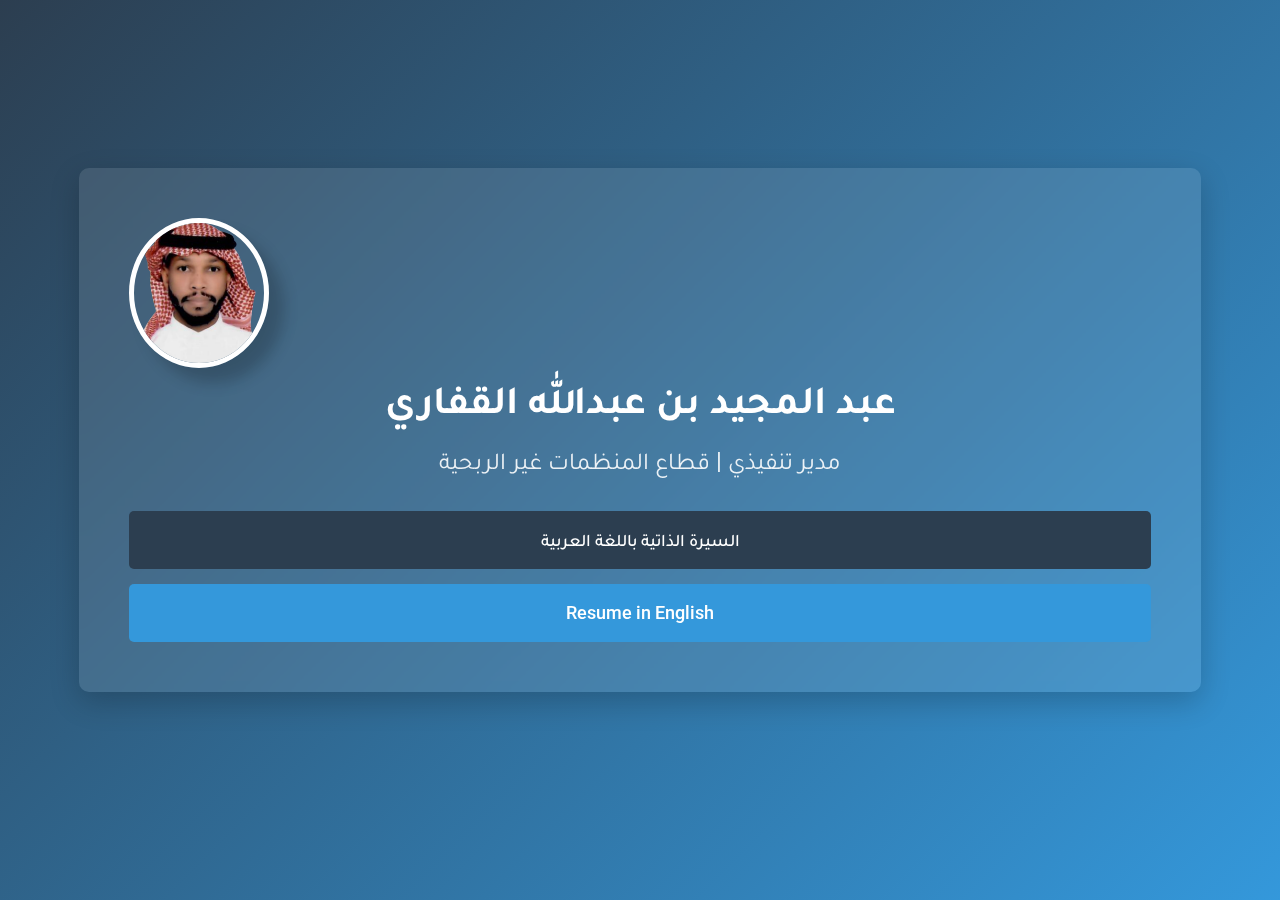
<file: index.html>
<!DOCTYPE html>
<html lang="ar">
<head>
    <meta charset="UTF-8">
    <meta name="viewport" content="width=device-width, initial-scale=1.0">
    <title>عبد المجيد القفاري :: سيرة ذاتية</title>
    <link rel="stylesheet" href="css/style.css">
    <link rel="stylesheet" href="https://cdnjs.cloudflare.com/ajax/libs/font-awesome/6.0.0/css/all.min.css">
    <link href="https://fonts.googleapis.com/css2?family=Tajawal:wght@300;400;500;700&family=Roboto:wght@300;400;500;700&display=swap" rel="stylesheet">
</head>
<body class="landing-page">
    <div class="container">
        <div class="language-selector">
            <div class="profile-image">
                <img src="img/img.svg" alt="صورة شخصية">
            </div>
            <h1>عبد المجيد بن عبدالله القفاري</h1>
            <h2>مدير تنفيذي | قطاع المنظمات غير الربحية</h2>
            <div class="language-buttons">
                <a href="arabic.html" class="btn btn-primary">السيرة الذاتية باللغة العربية</a>
                <a href="english.html" class="btn btn-secondary">Resume in English</a>
            </div>
        </div>
    </div>
    <footer>
       <!--  <p>عبد المجيد بن عبدالله حمد القفاري © 1446هـ ـــ  2025م</p> -->
    </footer>
    <script src="js/resume-content.js"></script>
    <script src="js/main.js"></script>
</body>
</html>
</file>
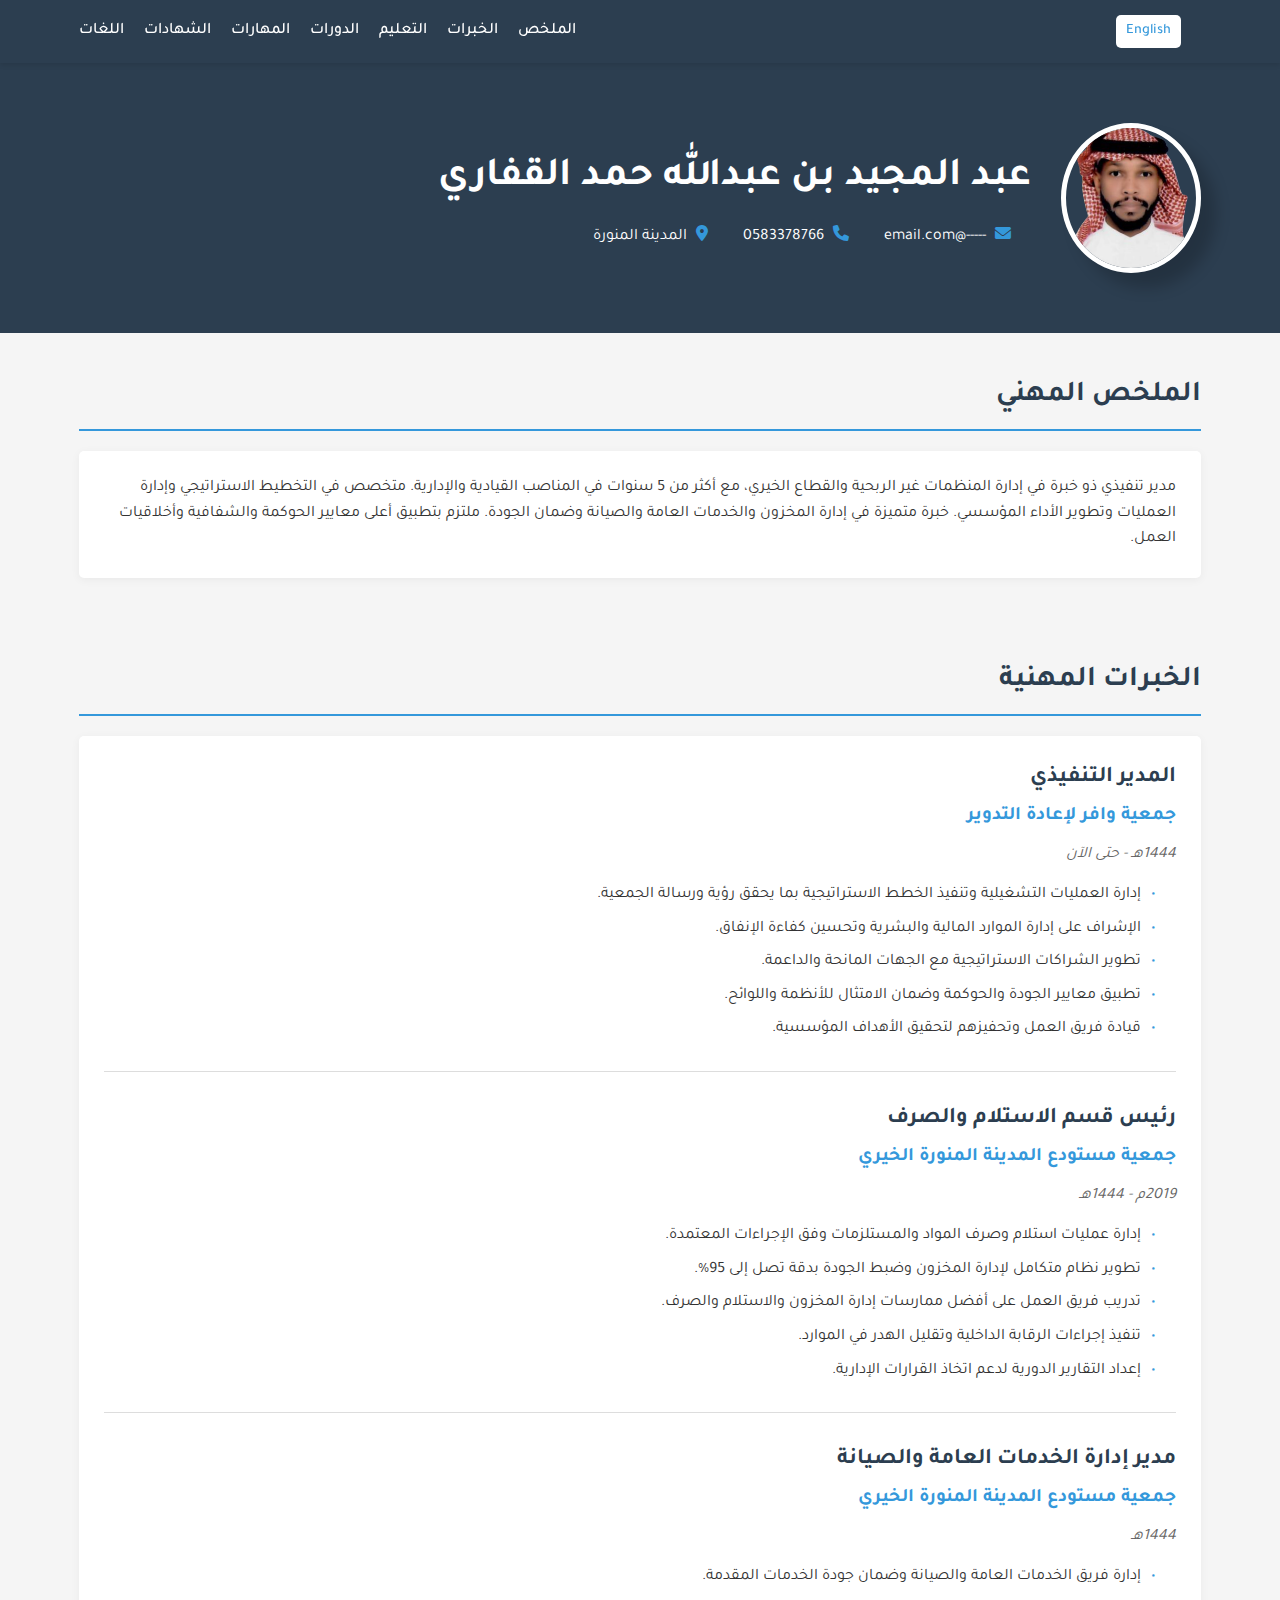
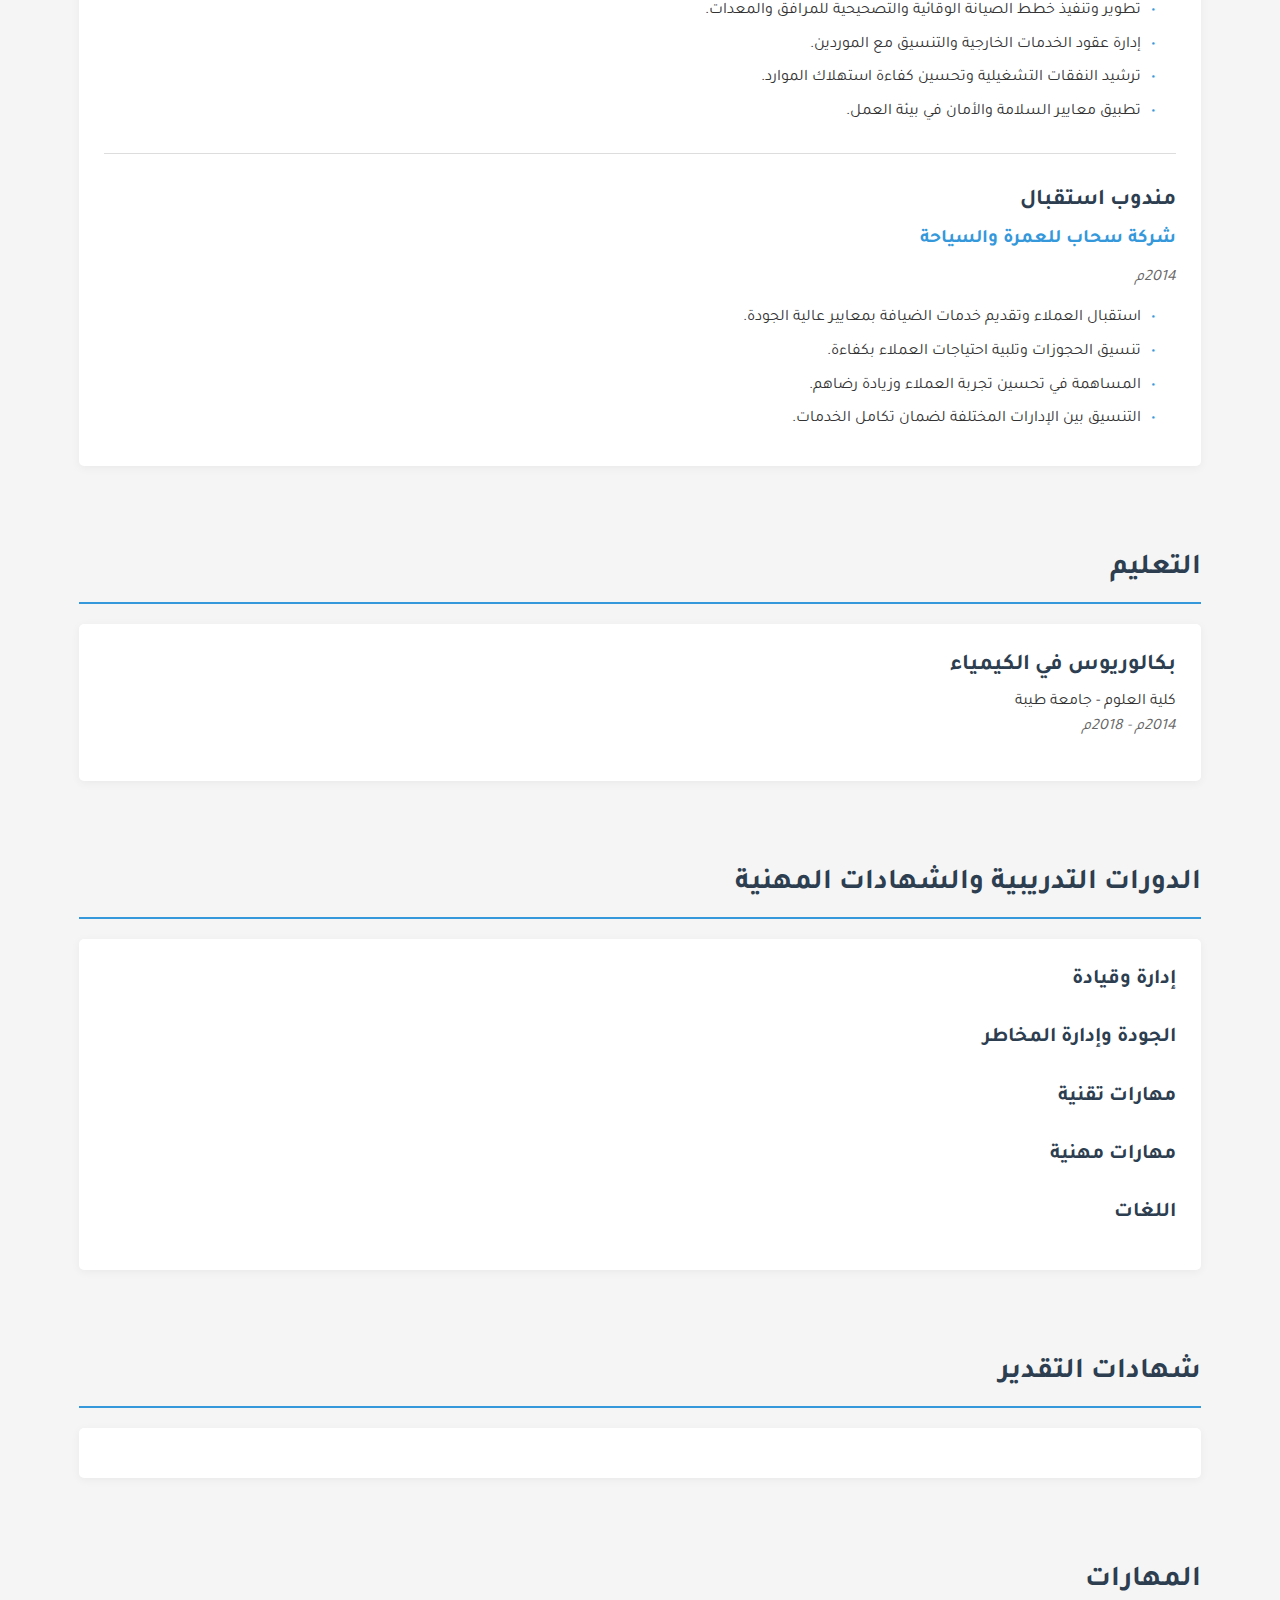
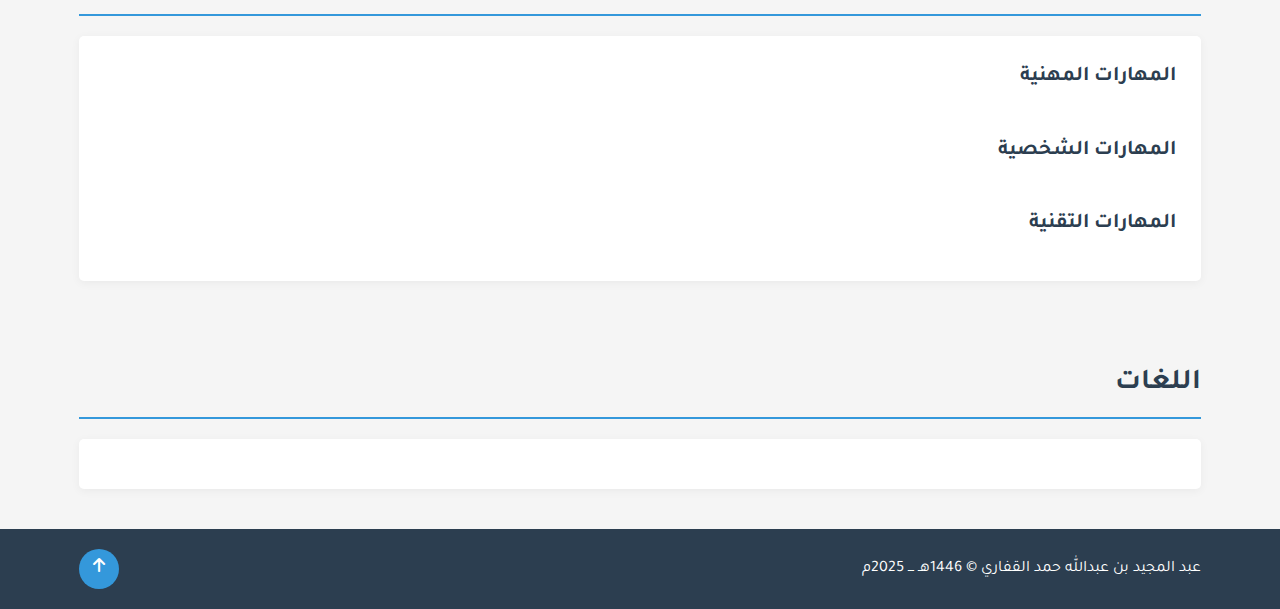
<file: arabic.html>
<!DOCTYPE html>
<html lang="ar" dir="rtl">
<head>
    <meta charset="UTF-8">
    <meta name="viewport" content="width=device-width, initial-scale=1.0">
    <title>السيرة الذاتية :: عبد المجيد بن عبدالله حمد القفاري</title>
    <link rel="stylesheet" href="css/style.css">
    <link rel="stylesheet" href="https://cdnjs.cloudflare.com/ajax/libs/font-awesome/6.0.0/css/all.min.css">
    <link href="https://fonts.googleapis.com/css2?family=Tajawal:wght@300;400;500;700&family=Roboto:wght@300;400;500;700&display=swap" rel="stylesheet">
</head>
<body class="arabic-resume">
    <header>
        <div class="container">
            <div class="language-switch">
                <a href="english.html" class="btn btn-sm">English</a>
            </div>
            <nav>
                <ul>
                    <li><a href="#summary">الملخص</a></li>
                    <li><a href="#experience">الخبرات</a></li>
                    <li><a href="#education">التعليم</a></li>
                    <li><a href="#training">الدورات</a></li>
                    <li><a href="#skills">المهارات</a></li>
                    <li><a href="#certificates">الشهادات</a></li>
                    <li><a href="#languages">اللغات</a></li>
                </ul>
            </nav>
        </div>
    </header>

    <main>
        <section class="hero">
            <div class="container">
                <div class="profile-info">
                    <div class="profile-image">
                        <img src="img/img.svg" alt="صورة شخصية">
                    </div>
                    <div class="profile-text">
                        <h1 id="name"></h1>
                        <div class="contact-info">
                            <p><i class="fas fa-envelope"></i> <span id="email"></span></p>
                            <p><i class="fas fa-phone"></i> <span id="phone"></span></p>
                            <p><i class="fas fa-map-marker-alt"></i> <span id="address"></span></p>
                        </div>
                    </div>
                </div>
            </div>
        </section>

        <section id="summary" class="section">
            <div class="container">
                <h2 class="section-title">الملخص المهني</h2>
                <div class="section-content">
                    <p id="professional-summary"></p>
                </div>
            </div>
        </section>

        <section id="experience" class="section">
            <div class="container">
                <h2 class="section-title">الخبرات المهنية</h2>
                <div class="section-content" id="experience-content">
                    <!-- سيتم إضافة الخبرات هنا عبر JavaScript -->
                </div>
            </div>
        </section>

        <section id="education" class="section">
            <div class="container">
                <h2 class="section-title">التعليم</h2>
                <div class="section-content">
                    <div class="education-item">
                        <h3 id="education-degree"></h3>
                        <p id="education-institution"></p>
                        <p class="period" id="education-period"></p>
                    </div>
                </div>
            </div>
        </section>

        <section id="training" class="section">
            <div class="container">
                <h2 class="section-title">الدورات التدريبية والشهادات المهنية</h2>
                <div class="section-content">
                    <div class="training-category">
                        <h3>إدارة وقيادة</h3>
                        <ul id="management-training">
                            <!-- سيتم إضافة الدورات هنا عبر JavaScript -->
                        </ul>
                    </div>
                    <div class="training-category">
                        <h3>الجودة وإدارة المخاطر</h3>
                        <ul id="quality-training">
                            <!-- سيتم إضافة الدورات هنا عبر JavaScript -->
                        </ul>
                    </div>
                    <div class="training-category">
                        <h3>مهارات تقنية</h3>
                        <ul id="technical-training">
                            <!-- سيتم إضافة الدورات هنا عبر JavaScript -->
                        </ul>
                    </div>
                    <div class="training-category">
                        <h3>مهارات مهنية</h3>
                        <ul id="professional-training">
                            <!-- سيتم إضافة الدورات هنا عبر JavaScript -->
                        </ul>
                    </div>
                    <div class="training-category">
                        <h3>اللغات</h3>
                        <ul id="language-training">
                            <!-- سيتم إضافة الدورات هنا عبر JavaScript -->
                        </ul>
                    </div>
                </div>
            </div>
        </section>

        <section id="certificates" class="section">
            <div class="container">
                <h2 class="section-title">شهادات التقدير</h2>
                <div class="section-content">
                    <ul id="certificates-list">
                        <!-- سيتم إضافة الشهادات هنا عبر JavaScript -->
                    </ul>
                </div>
            </div>
        </section>

        <section id="skills" class="section">
            <div class="container">
                <h2 class="section-title">المهارات</h2>
                <div class="section-content">
                    <div class="skills-category">
                        <h3>المهارات المهنية</h3>
                        <div class="skills-list" id="professional-skills">
                            <!-- سيتم إضافة المهارات هنا عبر JavaScript -->
                        </div>
                    </div>
                    <div class="skills-category">
                        <h3>المهارات الشخصية</h3>
                        <div class="skills-list" id="personal-skills">
                            <!-- سيتم إضافة المهارات هنا عبر JavaScript -->
                        </div>
                    </div>
                    <div class="skills-category">
                        <h3>المهارات التقنية</h3>
                        <div class="skills-list" id="technical-skills">
                            <!-- سيتم إضافة المهارات هنا عبر JavaScript -->
                        </div>
                    </div>
                </div>
            </div>
        </section>

        <section id="languages" class="section">
            <div class="container">
                <h2 class="section-title">اللغات</h2>
                <div class="section-content">
                    <ul id="languages-list">
                        <!-- سيتم إضافة اللغات هنا عبر JavaScript -->
                    </ul>
                </div>
            </div>
        </section>
    </main>

    <footer>
        <div class="container">
           <p>عبد المجيد بن عبدالله حمد القفاري © 1446هـ ـــ  2025م</p>
            <a href="#" class="back-to-top"><i class="fas fa-arrow-up"></i></a>
        </div>
    </footer>

    <script src="js/resume-content.js"></script>
    <script src="js/main.js"></script>
</body>
</html>
</file>
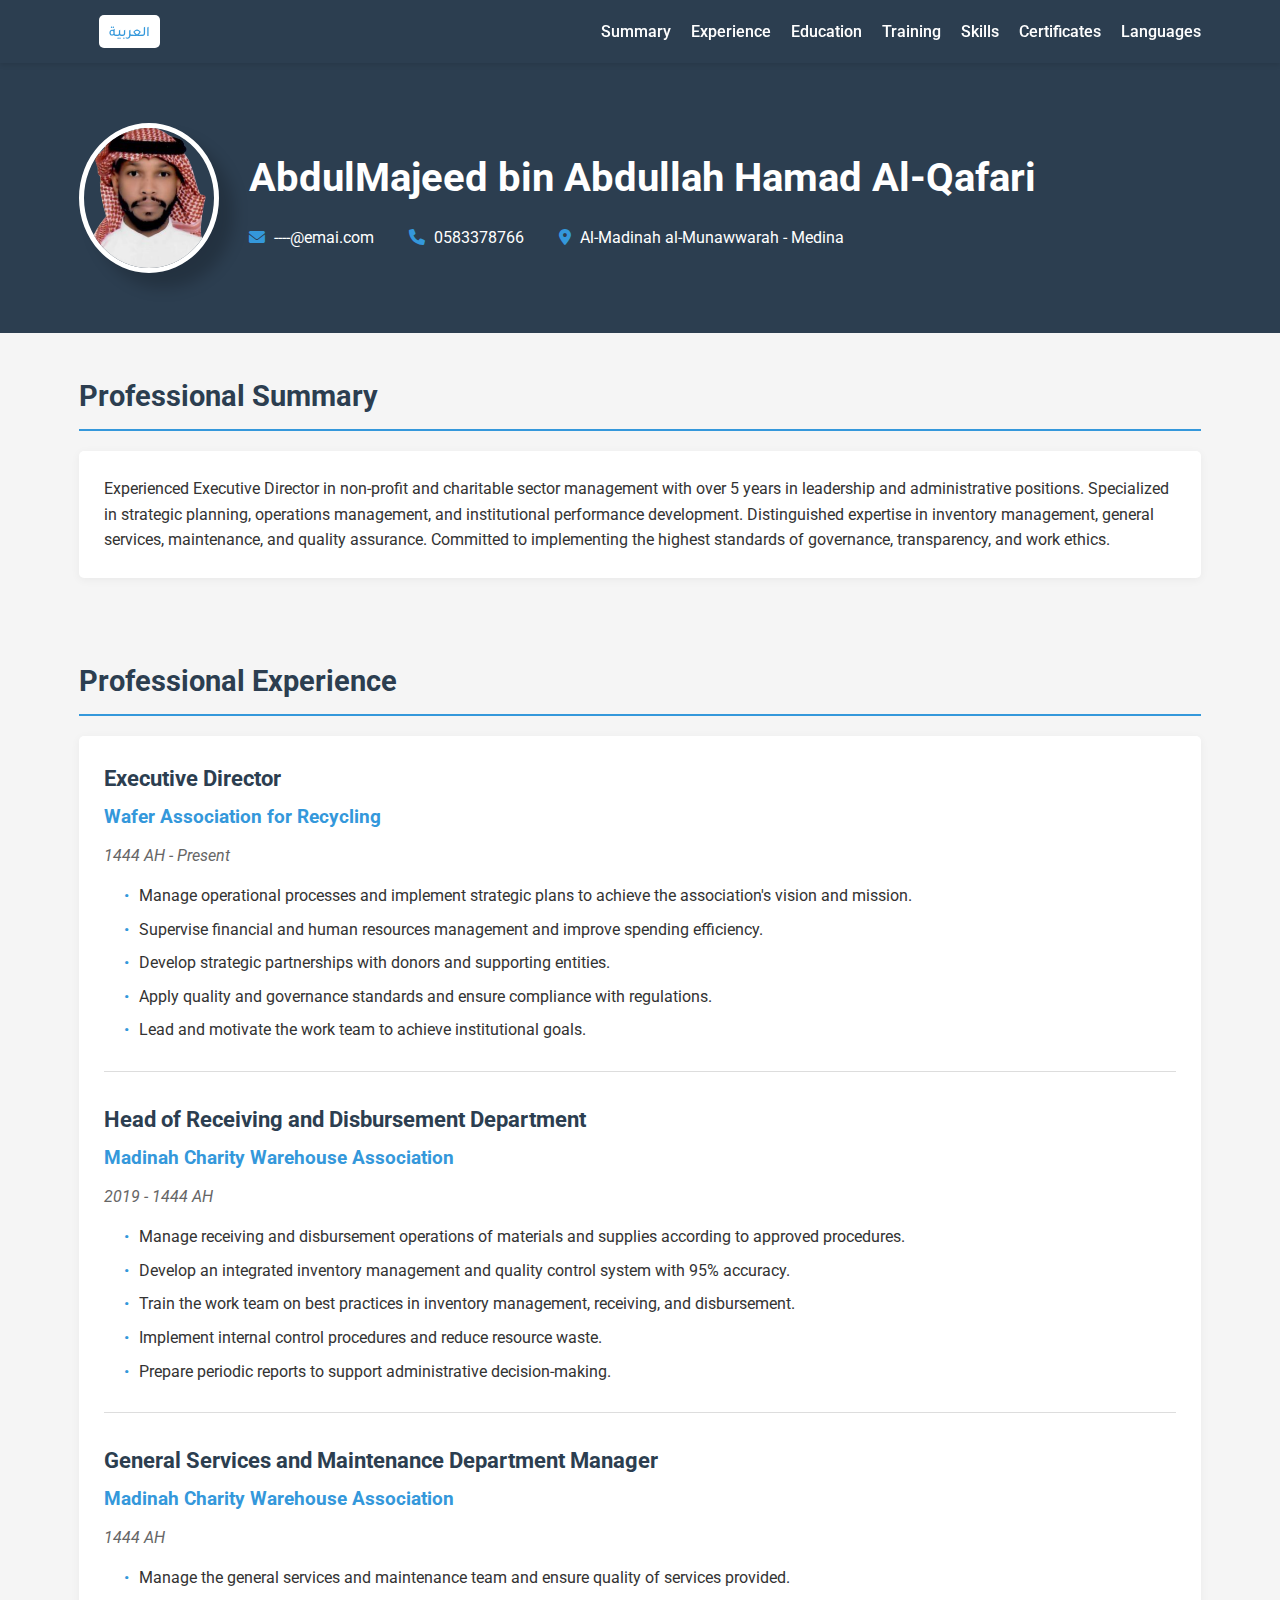
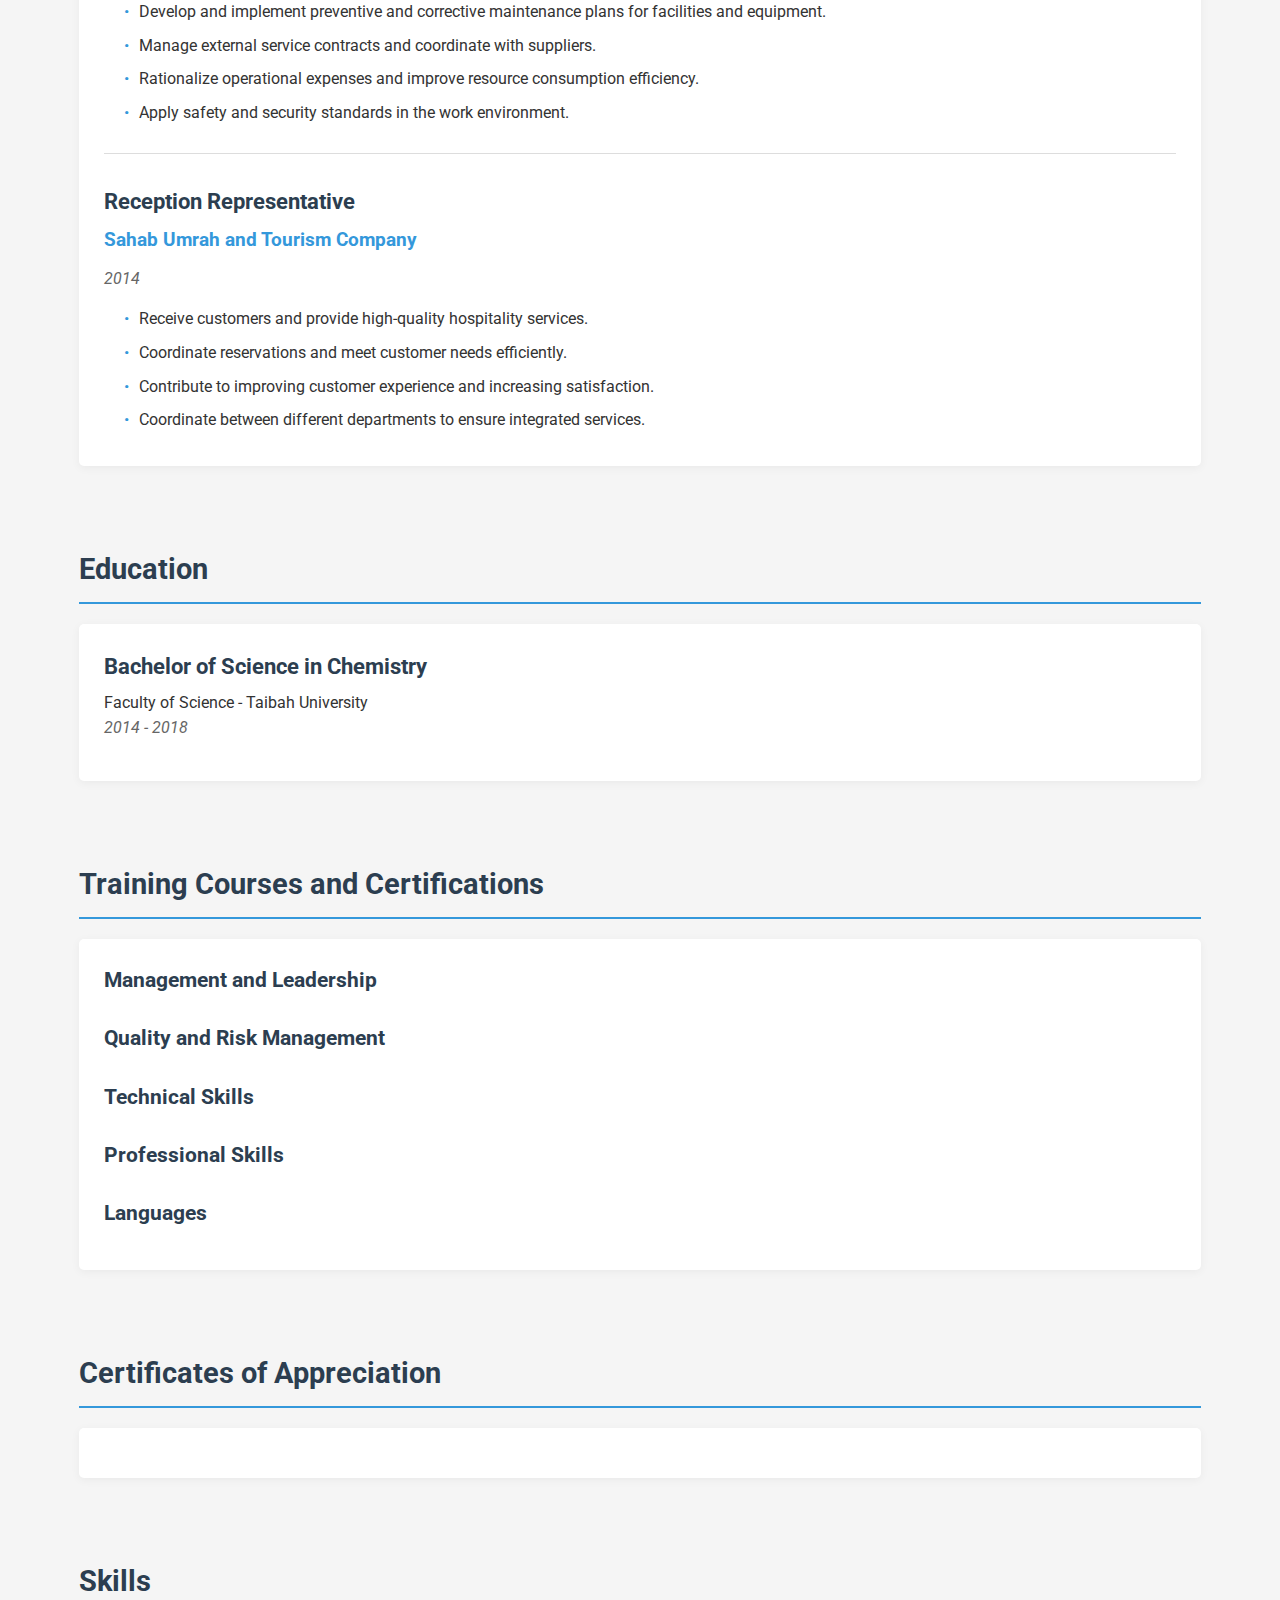
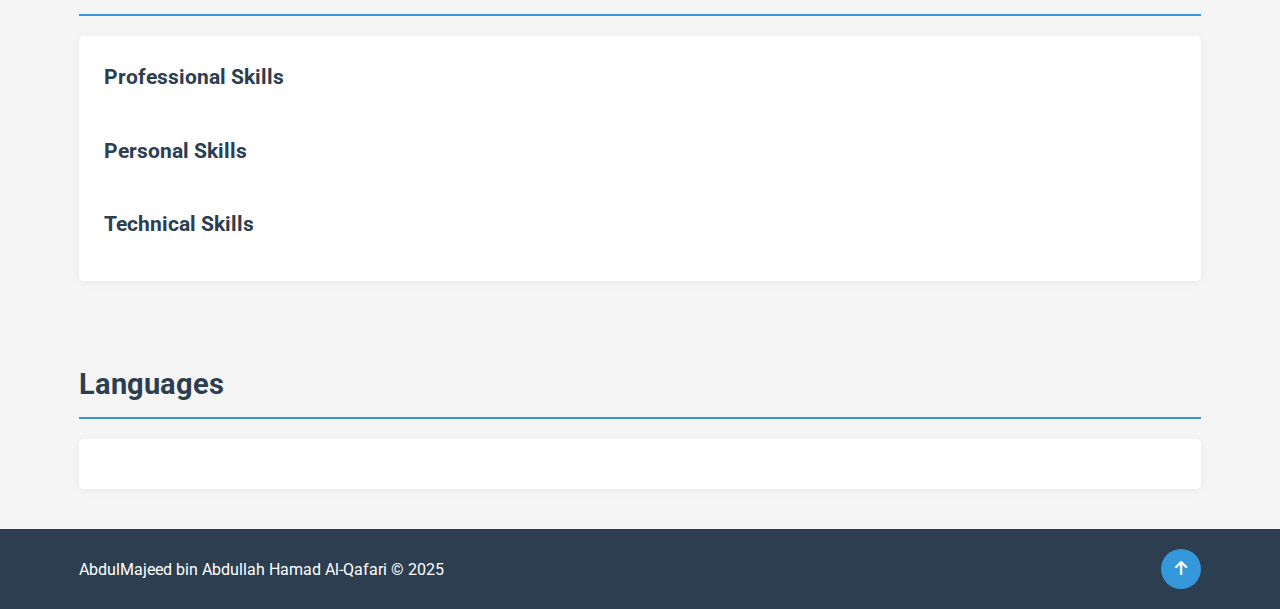
<file: english.html>
<!DOCTYPE html>
<html lang="en" dir="ltr">
<head>
    <meta charset="UTF-8">
    <meta name="viewport" content="width=device-width, initial-scale=1.0">
    <title>Resume :: AbdulMajeed bin Abdullah Hamad Al-Qafari</title>
    <link rel="stylesheet" href="css/style.css">
    <link rel="stylesheet" href="https://cdnjs.cloudflare.com/ajax/libs/font-awesome/6.0.0/css/all.min.css">
    <link href="https://fonts.googleapis.com/css2?family=Tajawal:wght@300;400;500;700&family=Roboto:wght@300;400;500;700&display=swap" rel="stylesheet">
</head>
<body class="english-resume">
    <header>
        <div class="container">
            <div class="language-switch">
                <a href="arabic.html" class="btn btn-sm">العربية</a>
            </div>
            <nav>
                <ul>
                    <li><a href="#summary">Summary</a></li>
                    <li><a href="#experience">Experience</a></li>
                    <li><a href="#education">Education</a></li>
                    <li><a href="#training">Training</a></li>
                    <li><a href="#skills">Skills</a></li>
                    <li><a href="#certificates">Certificates</a></li>
                    <li><a href="#languages">Languages</a></li>
                </ul>
            </nav>
        </div>
    </header>

    <main>
        <section class="hero">
            <div class="container">
                <div class="profile-info">
                    <div class="profile-image">
                        <img src="img/img.svg" alt="Profile Picture">
                    </div>
                    <div class="profile-text">
                        <h1 id="name-en"></h1>
                        <div class="contact-info">
                            <p><i class="fas fa-envelope"></i> <span id="email-en"></span></p>
                            <p><i class="fas fa-phone"></i> <span id="phone-en"></span></p>
                            <p><i class="fas fa-map-marker-alt"></i> <span id="address-en"></span></p>
                        </div>
                    </div>
                </div>
            </div>
        </section>

        <section id="summary" class="section">
            <div class="container">
                <h2 class="section-title">Professional Summary</h2>
                <div class="section-content">
                    <p id="professional-summary-en"></p>
                </div>
            </div>
        </section>

        <section id="experience" class="section">
            <div class="container">
                <h2 class="section-title">Professional Experience</h2>
                <div class="section-content" id="experience-content-en">
                    <!-- Experience items will be added here via JavaScript -->
                </div>
            </div>
        </section>

        <section id="education" class="section">
            <div class="container">
                <h2 class="section-title">Education</h2>
                <div class="section-content">
                    <div class="education-item">
                        <h3 id="education-degree-en"></h3>
                        <p id="education-institution-en"></p>
                        <p class="period" id="education-period-en"></p>
                    </div>
                </div>
            </div>
        </section>

        <section id="training" class="section">
            <div class="container">
                <h2 class="section-title">Training Courses and Certifications</h2>
                <div class="section-content">
                    <div class="training-category">
                        <h3>Management and Leadership</h3>
                        <ul id="management-training-en">
                            <!-- Training items will be added here via JavaScript -->
                        </ul>
                    </div>
                    <div class="training-category">
                        <h3>Quality and Risk Management</h3>
                        <ul id="quality-training-en">
                            <!-- Training items will be added here via JavaScript -->
                        </ul>
                    </div>
                    <div class="training-category">
                        <h3>Technical Skills</h3>
                        <ul id="technical-training-en">
                            <!-- Training items will be added here via JavaScript -->
                        </ul>
                    </div>
                    <div class="training-category">
                        <h3>Professional Skills</h3>
                        <ul id="professional-training-en">
                            <!-- Training items will be added here via JavaScript -->
                        </ul>
                    </div>
                    <div class="training-category">
                        <h3>Languages</h3>
                        <ul id="language-training-en">
                            <!-- Training items will be added here via JavaScript -->
                        </ul>
                    </div>
                </div>
            </div>
        </section>

        <section id="certificates" class="section">
            <div class="container">
                <h2 class="section-title">Certificates of Appreciation</h2>
                <div class="section-content">
                    <ul id="certificates-list-en">
                        <!-- Certificate items will be added here via JavaScript -->
                    </ul>
                </div>
            </div>
        </section>

        <section id="skills" class="section">
            <div class="container">
                <h2 class="section-title">Skills</h2>
                <div class="section-content">
                    <div class="skills-category">
                        <h3>Professional Skills</h3>
                        <div class="skills-list" id="professional-skills-en">
                            <!-- Skills will be added here via JavaScript -->
                        </div>
                    </div>
                    <div class="skills-category">
                        <h3>Personal Skills</h3>
                        <div class="skills-list" id="personal-skills-en">
                            <!-- Skills will be added here via JavaScript -->
                        </div>
                    </div>
                    <div class="skills-category">
                        <h3>Technical Skills</h3>
                        <div class="skills-list" id="technical-skills-en">
                            <!-- Skills will be added here via JavaScript -->
                        </div>
                    </div>
                </div>
            </div>
        </section>

        <section id="languages" class="section">
            <div class="container">
                <h2 class="section-title">Languages</h2>
                <div class="section-content">
                    <ul id="languages-list-en">
                        <!-- Languages will be added here via JavaScript -->
                    </ul>
                </div>
            </div>
        </section>
    </main>

    <footer>
        <div class="container">
            <p>AbdulMajeed bin Abdullah Hamad Al-Qafari © 2025</p>
            <a href="#" class="back-to-top"><i class="fas fa-arrow-up"></i></a>
        </div>
    </footer>

    <script src="js/resume-content.js"></script>
    <script src="js/main.js"></script>
</body>
</html>
</file>
<file: css/style.css>
/* 
 * الألوان الرئيسية للموقع
 * Primary: #2c3e50 (أزرق داكن)
 * Secondary: #3498db (أزرق فاتح)
 * Accent: #ffffff (أبيض)
 * Background: #f5f5f5 (رمادي فاتح)
 * Text: #333333 (أسود)
 */

/* إعدادات عامة */
:root {
  --primary-color: #2c3e50;
  --secondary-color: #3498db;
  --accent-color: #ffffff;
  --background-color: #f5f5f5;
  --text-color: #333333;
  --light-color: #ffffff;
  --border-color: #dddddd;
  --section-padding: 40px 0;
  --container-width: 1200px;
}

* {
  margin: 0;
  padding: 0;
  box-sizing: border-box;
}

body {
  font-family: 'Roboto', 'Tajawal', sans-serif;
  line-height: 1.6;
  color: var(--text-color);
  background-color: var(--background-color);
}

body.arabic-resume {
  font-family: 'Tajawal', 'Roboto', sans-serif;
}

.container {
  width: 90%;
  max-width: var(--container-width);
  margin: 0 auto;
  padding: 0 15px;
}

a {
  text-decoration: none;
  color: var(--secondary-color);
  transition: color 0.3s ease;
}

a:hover {
  color: var(--primary-color);
}

ul {
  list-style: none;
}

/* الأزرار */
.btn {
  display: inline-block;
  padding: 10px 20px;
  border-radius: 5px;
  font-weight: 500;
  text-align: center;
  cursor: pointer;
  transition: all 0.3s ease;
}

.btn-primary {
  background-color: var(--primary-color);
  color: var(--light-color);
}

.btn-primary:hover {
  background-color: var(--secondary-color);
  color: var(--light-color);
}

.btn-secondary {
  background-color: var(--secondary-color);
  color: var(--light-color);
}

.btn-secondary:hover {
  background-color: #ffffff;
  color: var(--light-color);
}

.btn-sm {
  padding: 5px 10px;
  font-size: 0.9rem;
}

/* الرأس */
header {
  background-color: var(--primary-color);
  color: var(--light-color);
  padding: 15px 0;
  position: sticky;
  top: 0;
  z-index: 100;
  box-shadow: 0 2px 5px rgba(0, 0, 0, 0.1);
}

header .container {
  display: flex;
  justify-content: space-between;
  align-items: center;
}

.language-switch {
  margin-left: 20px;
}

.language-switch .btn {
  background-color: var(--accent-color);
}

.language-switch .btn:hover {
  color: var(--light-color);
  background-color: var(--secondary-color);
}

nav ul {
  display: flex;
}

nav ul li {
  margin-left: 20px;
}

nav ul li a {
  color: var(--light-color);
  font-weight: 500;
}

nav ul li a:hover {
  color: var(--secondary-color);
}

/* صفحة البداية */
.landing-page {
  display: flex;
  flex-direction: column;
  min-height: 100vh;
  justify-content: center;
  align-items: center;
  background: linear-gradient(135deg, var(--primary-color) 0%, var(--secondary-color) 100%);
  color: var(--light-color);
}

.language-selector {
  text-align: center;
  padding: 50px;
  background-color: rgba(255, 255, 255, 0.1);
  border-radius: 10px;
  backdrop-filter: blur(5px);
  box-shadow: 0 10px 30px rgba(0, 0, 0, 0.2);
}

.language-selector h1 {
  font-size: 2.5rem;
  margin-bottom: 10px;
}

.language-selector h2 {
  font-size: 1.5rem;
  font-weight: 400;
  margin-bottom: 30px;
  opacity: 0.9;
}

.language-buttons {
  display: flex;
  flex-direction: column;
  gap: 15px;
}

.language-buttons .btn {
  width: 100%;
  padding: 15px;
  font-size: 1.1rem;
}

/* القسم البطل */
.hero {
  background-color: var(--primary-color);
  color: var(--light-color);
  padding: 60px 0;
}

.profile-info {
  display: flex;
  align-items: center;
  gap: 30px;
}

.profile-image {
  width: 140px;
  height: 150px;
  border-radius: 50%;
  overflow: hidden;
  border: 5px solid var(--light-color);
  box-shadow: 15px 15px 15px rgba(0, 0, 0, 0.2);
}

.profile-image img {
  width: 100%;
  height: 100%;
  object-fit: cover;
}

.profile-text h1 {
  font-size: 2.5rem;
  margin-bottom: 15px;
}

.contact-info {
  display: flex;
  flex-wrap: wrap;
  gap: 15px;
}

.contact-info p {
  margin-right: 20px;
}

.contact-info i {
  margin-right: 5px;
  color: var(--secondary-color);
}

/* الأقسام */
.section {
  padding: var(--section-padding);
}

.section-title {
  font-size: 1.8rem;
  color: var(--primary-color);
  margin-bottom: 20px;
  padding-bottom: 10px;
  border-bottom: 2px solid var(--secondary-color);
}

.section-content {
  background-color: var(--light-color);
  padding: 25px;
  border-radius: 5px;
  box-shadow: 0 2px 10px rgba(0, 0, 0, 0.05);
}

/* الخبرات */
.experience-item {
  margin-bottom: 30px;
  padding-bottom: 20px;
  border-bottom: 1px solid var(--border-color);
}

.experience-item:last-child {
  margin-bottom: 0;
  padding-bottom: 0;
  border-bottom: none;
}

.experience-item h3 {
  font-size: 1.4rem;
  color: var(--primary-color);
  margin-bottom: 5px;
}

.experience-item h4 {
  font-size: 1.2rem;
  color: var(--secondary-color);
  margin-bottom: 10px;
}

.period {
  font-style: italic;
  color: #666;
  margin-bottom: 15px;
}

.responsibilities {
  padding-left: 20px;
}

.responsibilities li {
  margin-bottom: 8px;
  position: relative;
  padding-left: 15px;
}

.responsibilities li:before {
  content: "•";
  color: var(--secondary-color);
  position: absolute;
  left: 0;
}

/* التعليم */
.education-item h3 {
  font-size: 1.4rem;
  color: var(--primary-color);
  margin-bottom: 5px;
  }
.education2-item h3 {
  font-size: 1.4rem;
  color: var(--primary-color);
  margin-bottom: 5px;  
}

/* الدورات التدريبية */
.training-category {
  margin-bottom: 25px;
}

.training-category:last-child {
  margin-bottom: 0;
}

.training-category h3 {
  font-size: 1.3rem;
  color: var(--primary-color);
  margin-bottom: 15px;
}

.training-category ul li {
  margin-bottom: 10px;
  padding-left: 20px;
  position: relative;
}

.training-category ul li:before {
  content: "•";
  color: var(--secondary-color);
  position: absolute;
  left: 0;
}

/* المهارات */
.skills-category {
  margin-bottom: 25px;
}

.skills-category:last-child {
  margin-bottom: 0;
}

.skills-category h3 {
  font-size: 1.3rem;
  color: var(--primary-color);
  margin-bottom: 15px;
}

.skills-list {
  display: flex;
  flex-wrap: wrap;
  gap: 10px;
}

.skill-item {
  background-color: var(--secondary-color);
  color: var(--light-color);
  padding: 8px 15px;
  border-radius: 20px;
  font-size: 0.9rem;
}

/* الشهادات واللغات */
#certificates-list li, #languages-list li {
  margin-bottom: 10px;
  padding-left: 20px;
  position: relative;
}

#certificates-list li:before, #languages-list li:before {
  content: "•";
  color: var(--secondary-color);
  position: absolute;
  left: 0;
}

/* التذييل */
footer {
  background-color: var(--primary-color);
  color: var(--light-color);
  padding: 20px 0;
  text-align: center;
}

footer .container {
  display: flex;
  justify-content: space-between;
  align-items: center;
}

.back-to-top {
  display: inline-block;
  background-color: var(--secondary-color);
  color: var(--light-color);
  width: 40px;
  height: 40px;
  border-radius: 50%;
  text-align: center;
  line-height: 40px;
  transition: all 0.3s ease;
}

.back-to-top:hover {
  background-color: var(--accent-color);
  color: var(--light-color);
  transform: translateY(-5px);
}

/* تصميم متجاوب */
@media (max-width: 992px) {
  .profile-info {
    flex-direction: column;
    text-align: center;
  }
  
  .contact-info {
    justify-content: center;
  }
  
  nav ul {
    flex-wrap: wrap;
    justify-content: center;
  }
  
  nav ul li {
    margin: 5px 10px;
  }
}

@media (max-width: 768px) {
  header .container {
    flex-direction: column;
    gap: 15px;
  }
  
  .language-switch {
    margin: 0 0 10px 0;
  }
  
  .section-title {
    font-size: 1.5rem;
  }
  
  .profile-text h1 {
    font-size: 2rem;
  }
  
  .experience-item h3 {
    font-size: 1.3rem;
  }
  
  .experience-item h4 {
    font-size: 1.1rem;
  }
  
  footer .container {
    flex-direction: column;
    gap: 15px;
  }
}

@media (max-width: 576px) {
  .language-buttons {
    flex-direction: column;
  }
  
  .profile-image {
    width: 120px;
    height: 120px;
  }
  
  .profile-text h1 {
    font-size: 1.8rem;
  }
  
  .section-content {
    padding: 15px;
  }
}

/* تخصيص للغة العربية */
.arabic-resume {
  direction: rtl;
}

.arabic-resume nav ul li {
  margin-right: 20px;
  margin-left: 0;
}

.arabic-resume .language-switch {
  margin-right: 20px;
  margin-left: 0;
}

.arabic-resume .contact-info i {
  margin-left: 5px;
  margin-right: 0;
}

.arabic-resume .responsibilities {
  padding-right: 20px;
  padding-left: 0;
}

.arabic-resume .responsibilities li {
  padding-right: 15px;
  padding-left: 0;
}

.arabic-resume .responsibilities li:before {
  right: 0;
  left: auto;
}

.arabic-resume .training-category ul li,
.arabic-resume #certificates-list li,
.arabic-resume #languages-list li {
  padding-right: 20px;
  padding-left: 0;
}

.arabic-resume .training-category ul li:before,
.arabic-resume #certificates-list li:before,
.arabic-resume #languages-list li:before {
  right: 0;
  left: auto;
}
</file>
